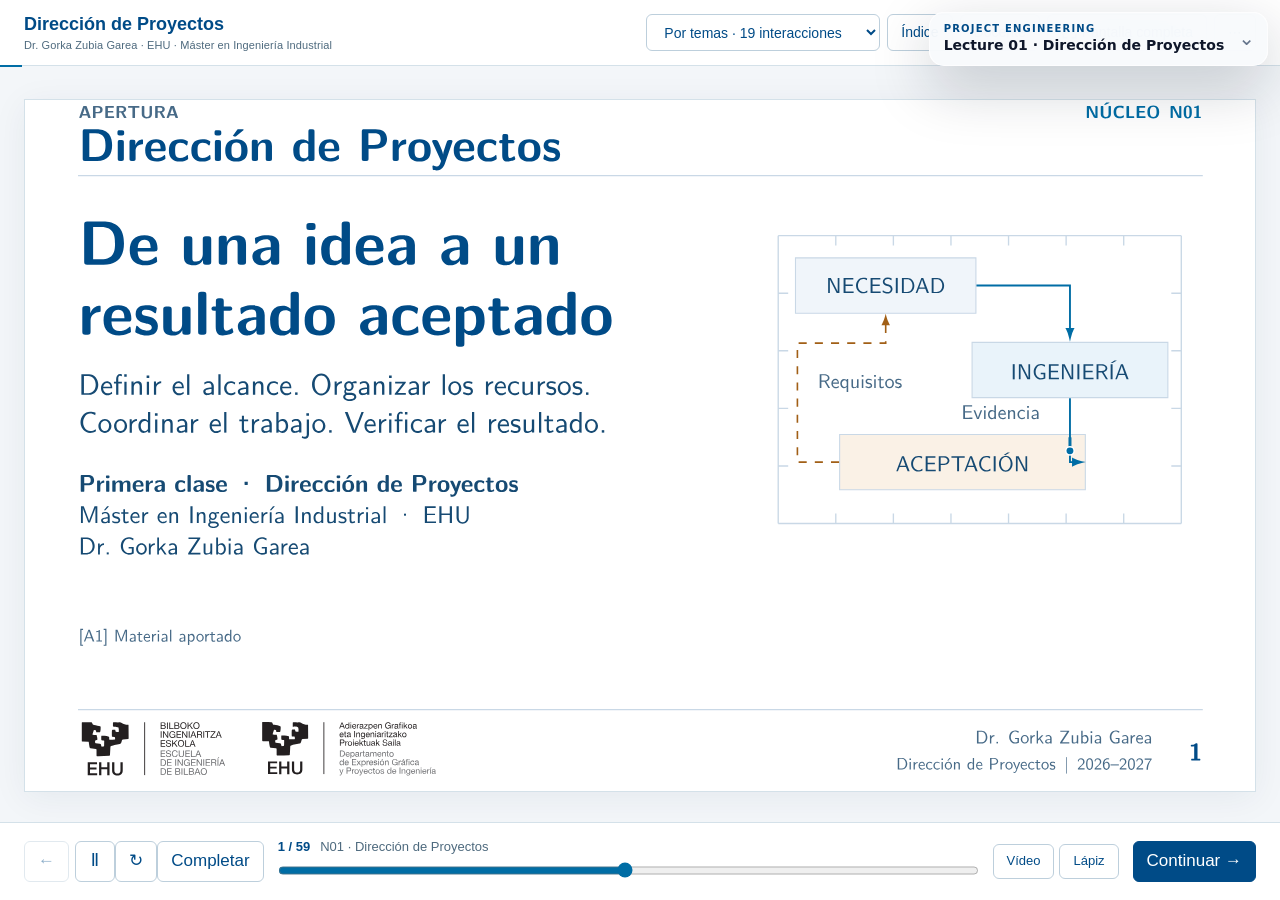
<file: index.html>
<!doctype html>
<html lang="en">
<head>
  <meta charset="utf-8">
  <meta name="viewport" content="width=device-width,initial-scale=1,viewport-fit=cover">
  <meta name="theme-color" content="#004b87">
  <meta name="apple-mobile-web-app-capable" content="yes">
  <meta name="apple-mobile-web-app-status-bar-style" content="default">
  <meta name="apple-mobile-web-app-title" content="Project Eng.">
  <meta name="mobile-web-app-capable" content="yes">
  <meta name="application-name" content="Project Engineering">
  <link rel="manifest" href="./manifest.webmanifest">
  <link rel="icon" href="./assets/favicon.svg" type="image/svg+xml">
  <link rel="apple-touch-icon" href="./assets/app-icon-192.png">
  <link rel="stylesheet" href="./assets/app-shell.css">
  <title>Project Engineering · Interactive Lecture</title>
</head>
<body>
  <main class="app-stage" aria-label="Project Engineering interactive lecture">
    <iframe
      id="lecture-frame"
      src="./lectures/01-direccion-de-proyectos.html"
      title="Project Engineering · Interactive Lecture"
      allow="fullscreen"
      referrerpolicy="same-origin"></iframe>
  </main>

  <div id="lecture-shell" class="lecture-shell is-loading">
    <button id="lecture-toggle" class="lecture-toggle" type="button" aria-expanded="false" aria-controls="lecture-menu">
      <span class="lecture-toggle-copy">
        <span class="lecture-kicker">PROJECT ENGINEERING</span>
        <span id="current-lecture" class="lecture-current">Opening latest lecture…</span>
      </span>
      <span class="lecture-chevron" aria-hidden="true">⌄</span>
    </button>

    <section id="lecture-menu" class="lecture-menu" aria-label="Lecture navigator" hidden>
      <header class="lecture-menu-header">
        <div>
          <span class="lecture-menu-kicker">COURSE NAVIGATOR</span>
          <h1>Lectures</h1>
        </div>
        <button id="lecture-close" class="icon-button" type="button" aria-label="Close lecture navigator">×</button>
      </header>

      <div class="lecture-actions" role="group" aria-label="Lecture shortcuts">
        <button id="latest-lecture" type="button">Latest</button>
        <button id="continue-lecture" type="button">Continue</button>
      </div>

      <div id="lecture-list" class="lecture-list" role="listbox" aria-label="Available lectures"></div>

      <footer class="lecture-menu-footer">
        <span id="lecture-status" aria-live="polite">Loading lecture catalog…</span>
        <button id="reload-app" class="text-button" type="button">Check for update</button>
      </footer>
    </section>
  </div>

  <div id="menu-backdrop" class="menu-backdrop" hidden></div>
  <script src="./scripts/app-shell.js" defer></script>
</body>
</html>
</file>
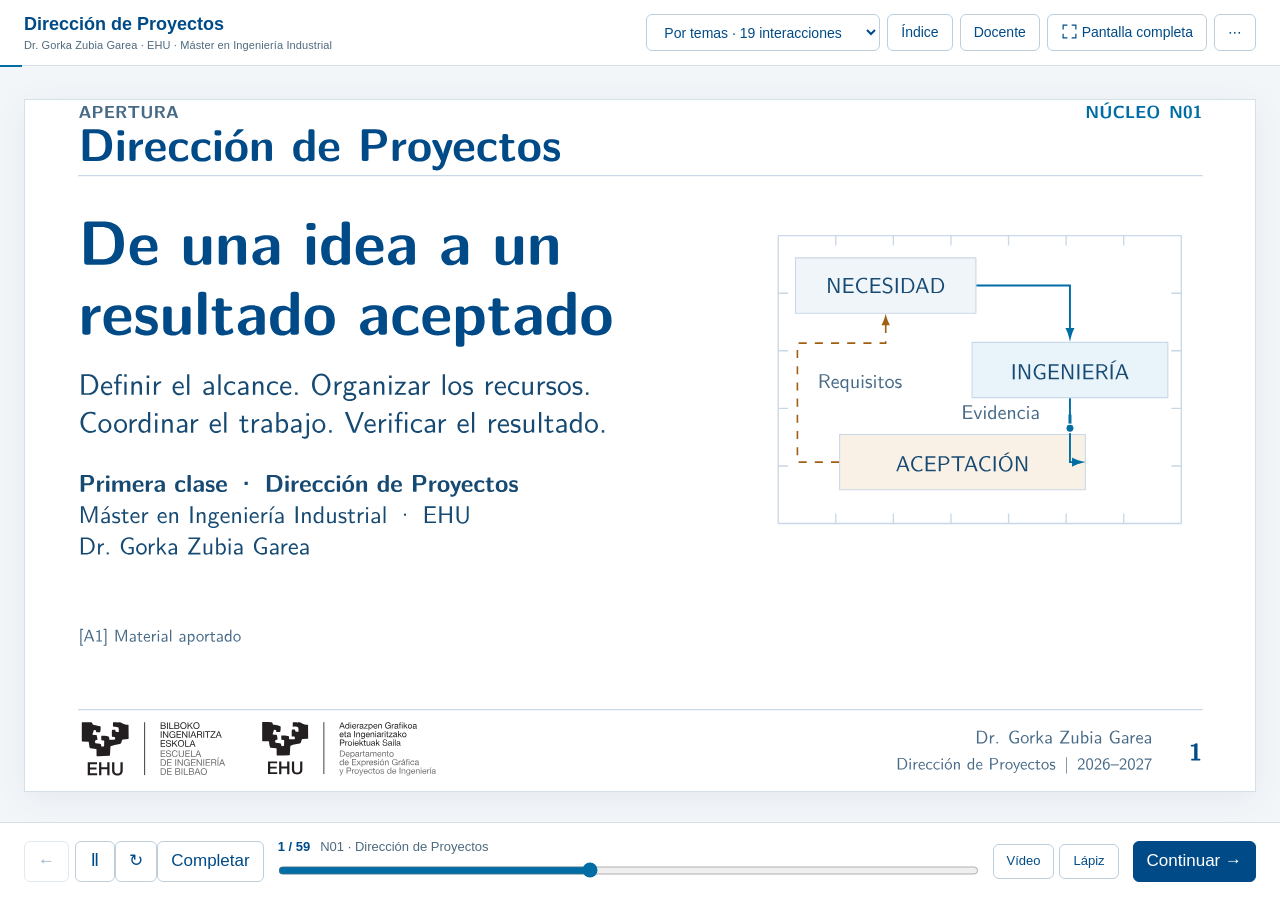
<file: aula_interactiva.html>
<!doctype html>
<html lang="en">
<meta charset="utf-8">
<title>Lecture 01 · Project Engineering</title>
<script>location.replace('./lectures/01-direccion-de-proyectos.html' + location.search + location.hash);</script>
<noscript><meta http-equiv="refresh" content="0;url=./lectures/01-direccion-de-proyectos.html"></noscript>
<a href="./lectures/01-direccion-de-proyectos.html">Open Lecture 01</a>
</html>
</file>
<file: assets/app-shell.css>
:root {
  color-scheme: light dark;
  --pe-blue: #004b87;
  --pe-bg: rgba(248, 250, 252, .94);
  --pe-bg-solid: #f8fafc;
  --pe-text: #0f172a;
  --pe-muted: #64748b;
  --pe-line: rgba(15, 23, 42, .12);
  --pe-shadow: 0 20px 60px rgba(15, 23, 42, .22);
  --safe-top: max(12px, env(safe-area-inset-top));
  --safe-right: max(12px, env(safe-area-inset-right));
  --safe-bottom: max(12px, env(safe-area-inset-bottom));
  --safe-left: max(12px, env(safe-area-inset-left));
}

* { box-sizing: border-box; }
html, body { width: 100%; height: 100%; margin: 0; background: #f3f6f9; }
body { overflow: hidden; font-family: -apple-system, BlinkMacSystemFont, "SF Pro Text", "Segoe UI", system-ui, sans-serif; }
button { font: inherit; }

.app-stage,
#lecture-frame {
  position: fixed;
  inset: 0;
  width: 100%;
  height: 100%;
  margin: 0;
  border: 0;
}
#lecture-frame { display: block; background: #fff; }

.lecture-shell {
  position: fixed;
  z-index: 1000;
  top: var(--safe-top);
  right: var(--safe-right);
  width: min(390px, calc(100vw - var(--safe-left) - var(--safe-right)));
  pointer-events: none;
}

.lecture-toggle,
.lecture-menu {
  pointer-events: auto;
  border: 1px solid rgba(255,255,255,.72);
  background: var(--pe-bg);
  color: var(--pe-text);
  box-shadow: var(--pe-shadow);
  -webkit-backdrop-filter: saturate(160%) blur(22px);
  backdrop-filter: saturate(160%) blur(22px);
}

.lecture-toggle {
  margin-left: auto;
  min-width: 224px;
  max-width: 100%;
  min-height: 54px;
  padding: 9px 12px 9px 14px;
  border-radius: 15px;
  display: flex;
  align-items: center;
  justify-content: space-between;
  gap: 14px;
  cursor: pointer;
  text-align: left;
  transition: transform .16s ease, opacity .16s ease, background .16s ease;
}
.lecture-toggle:active { transform: scale(.985); }
.lecture-shell.is-loading .lecture-toggle { opacity: .82; }
.lecture-toggle-copy { min-width: 0; display: grid; gap: 2px; }
.lecture-kicker,
.lecture-menu-kicker {
  color: var(--pe-blue);
  font-size: 10px;
  line-height: 1.2;
  font-weight: 800;
  letter-spacing: .12em;
}
.lecture-current {
  display: block;
  overflow: hidden;
  white-space: nowrap;
  text-overflow: ellipsis;
  font-size: 14px;
  line-height: 1.25;
  font-weight: 700;
}
.lecture-chevron { color: var(--pe-muted); font-size: 20px; line-height: 1; transform: translateY(-1px); }
.lecture-toggle[aria-expanded="true"] .lecture-chevron { transform: rotate(180deg) translateY(1px); }

.lecture-menu {
  margin-top: 8px;
  border-radius: 20px;
  overflow: hidden;
}
.lecture-menu[hidden] { display: none; }
.lecture-menu-header {
  padding: 17px 17px 12px;
  display: flex;
  align-items: flex-start;
  justify-content: space-between;
  gap: 12px;
  border-bottom: 1px solid var(--pe-line);
}
.lecture-menu-header h1 { margin: 3px 0 0; font-size: 21px; line-height: 1.1; letter-spacing: -.02em; }
.icon-button {
  width: 34px;
  height: 34px;
  border: 0;
  border-radius: 50%;
  background: rgba(100,116,139,.12);
  color: inherit;
  cursor: pointer;
  font-size: 24px;
  line-height: 1;
}
.lecture-actions {
  padding: 11px 14px;
  display: grid;
  grid-template-columns: 1fr 1fr;
  gap: 8px;
  border-bottom: 1px solid var(--pe-line);
}
.lecture-actions button,
.text-button {
  border: 1px solid var(--pe-line);
  background: rgba(255,255,255,.58);
  color: var(--pe-text);
  border-radius: 11px;
  padding: 9px 11px;
  cursor: pointer;
  font-weight: 700;
}
.lecture-actions button:disabled { opacity: .42; cursor: default; }

.lecture-list {
  max-height: min(52vh, 520px);
  overflow: auto;
  overscroll-behavior: contain;
  padding: 8px;
}
.lecture-option {
  width: 100%;
  border: 0;
  border-radius: 12px;
  background: transparent;
  color: inherit;
  padding: 11px 12px;
  display: grid;
  grid-template-columns: minmax(0,1fr) auto;
  align-items: center;
  gap: 10px;
  text-align: left;
  cursor: pointer;
}
.lecture-option:hover { background: rgba(100,116,139,.09); }
.lecture-option[aria-selected="true"] { background: rgba(0,75,135,.11); }
.lecture-option-copy { min-width: 0; display: grid; gap: 3px; }
.lecture-option-title { min-width: 0; overflow: hidden; text-overflow: ellipsis; white-space: nowrap; font-size: 14px; font-weight: 650; }
.lecture-option-meta { min-width: 0; overflow: hidden; text-overflow: ellipsis; white-space: nowrap; color: var(--pe-muted); font-size: 11px; line-height: 1.25; }
.lecture-option-badge {
  color: var(--pe-blue);
  font-size: 10px;
  font-weight: 800;
  letter-spacing: .08em;
  text-transform: uppercase;
}

.lecture-menu-footer {
  padding: 10px 14px 12px;
  display: flex;
  align-items: center;
  justify-content: space-between;
  gap: 12px;
  border-top: 1px solid var(--pe-line);
  color: var(--pe-muted);
  font-size: 11px;
}
.text-button { padding: 7px 9px; color: var(--pe-blue); white-space: nowrap; font-size: 11px; }
.menu-backdrop { display: none; }

@media (max-width: 720px) {
  .lecture-shell {
    top: var(--safe-top);
    right: var(--safe-right);
    left: var(--safe-left);
    width: auto;
  }
  .lecture-toggle { min-width: 0; max-width: min(310px, 86vw); }
  .lecture-menu {
    position: fixed;
    left: var(--safe-left);
    right: var(--safe-right);
    bottom: var(--safe-bottom);
    margin: 0;
    max-height: min(76vh, 680px);
    border-radius: 23px;
    z-index: 1002;
  }
  .lecture-list { max-height: 49vh; }
  .menu-backdrop:not([hidden]) {
    display: block;
    position: fixed;
    z-index: 999;
    inset: 0;
    background: rgba(15,23,42,.28);
    -webkit-backdrop-filter: blur(2px);
    backdrop-filter: blur(2px);
  }
}

@media (prefers-color-scheme: dark) {
  :root {
    --pe-bg: rgba(17, 24, 39, .91);
    --pe-bg-solid: #111827;
    --pe-text: #f8fafc;
    --pe-muted: #94a3b8;
    --pe-line: rgba(255,255,255,.12);
    --pe-shadow: 0 20px 60px rgba(0,0,0,.42);
  }
  .lecture-actions button,
  .text-button { background: rgba(255,255,255,.06); }
  #lecture-frame { background: #111827; }
}

@media (prefers-reduced-motion: reduce) {
  *, *::before, *::after { scroll-behavior: auto !important; transition: none !important; }
}
</file>
